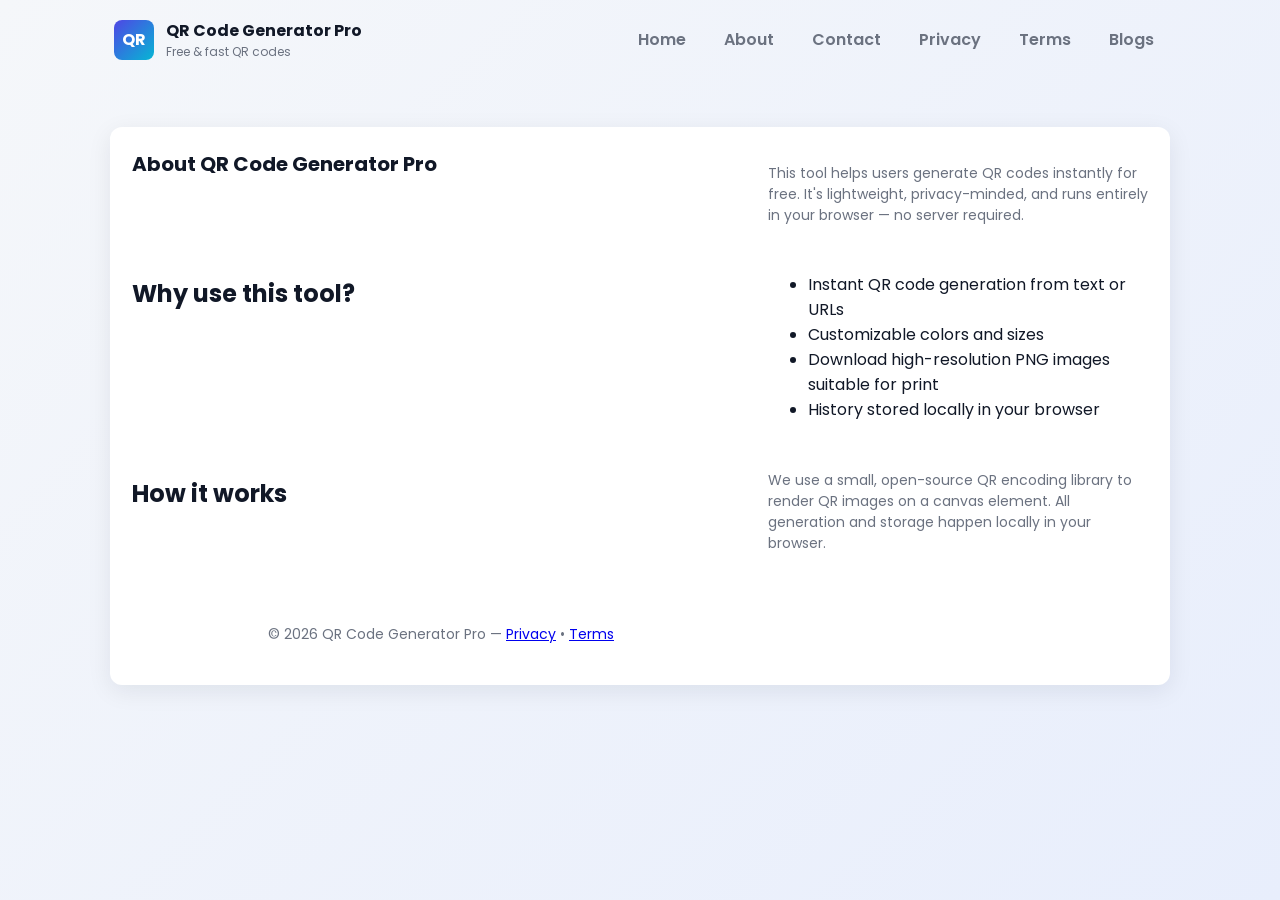
<file: qr-code-website/about.html>
<!doctype html>
<html lang="en">
<head>
  <meta charset="utf-8">
  <meta name="viewport" content="width=device-width,initial-scale=1">
  <title>About — QR Code Generator Pro</title>
  <meta name="description" content="About QR Code Generator Pro — free online QR code generator that creates high-resolution images for sharing and printing.">
  <link rel="stylesheet" href="style.css">
</head>
<body>
  <header>
    <div class="brand">
      <div class="logo">QR</div>
      <div>
        <div style="font-weight:700">QR Code Generator Pro</div>
        <div style="font-size:12px;color:var(--muted)">Free & fast QR codes</div>
      </div>
    </div>
    <nav class="nav" aria-label="Main Navigation">
      <a href="index.html">Home</a>
      <a href="about.html">About</a>
      <a href="contact.html">Contact</a>
      <a href="privacy-policy.html">Privacy</a>
      <a href="terms.html">Terms</a>
      <a href="blogs.html">Blogs</a>
    </nav>
  </header>

  <main class="container">
    <section class="card">
      <h1>About QR Code Generator Pro</h1>
      <p class="muted">This tool helps users generate QR codes instantly for free. It's lightweight, privacy-minded, and runs entirely in your browser — no server required.</p>

      <h2>Why use this tool?</h2>
      <ul>
        <li>Instant QR code generation from text or URLs</li>
        <li>Customizable colors and sizes</li>
        <li>Download high-resolution PNG images suitable for print</li>
        <li>History stored locally in your browser</li>
      </ul>

      <h2>How it works</h2>
      <p class="muted">We use a small, open-source QR encoding library to render QR images on a canvas element. All generation and storage happen locally in your browser.</p>

      <div class="footer">
        <div>© <span id="year-about"></span> QR Code Generator Pro — <a href="privacy-policy.html">Privacy</a> • <a href="terms.html">Terms</a></div>
      </div>
    </section>
  </main>
  <script>document.getElementById('year-about').textContent = new Date().getFullYear();</script>
</body>
</html>
</file>
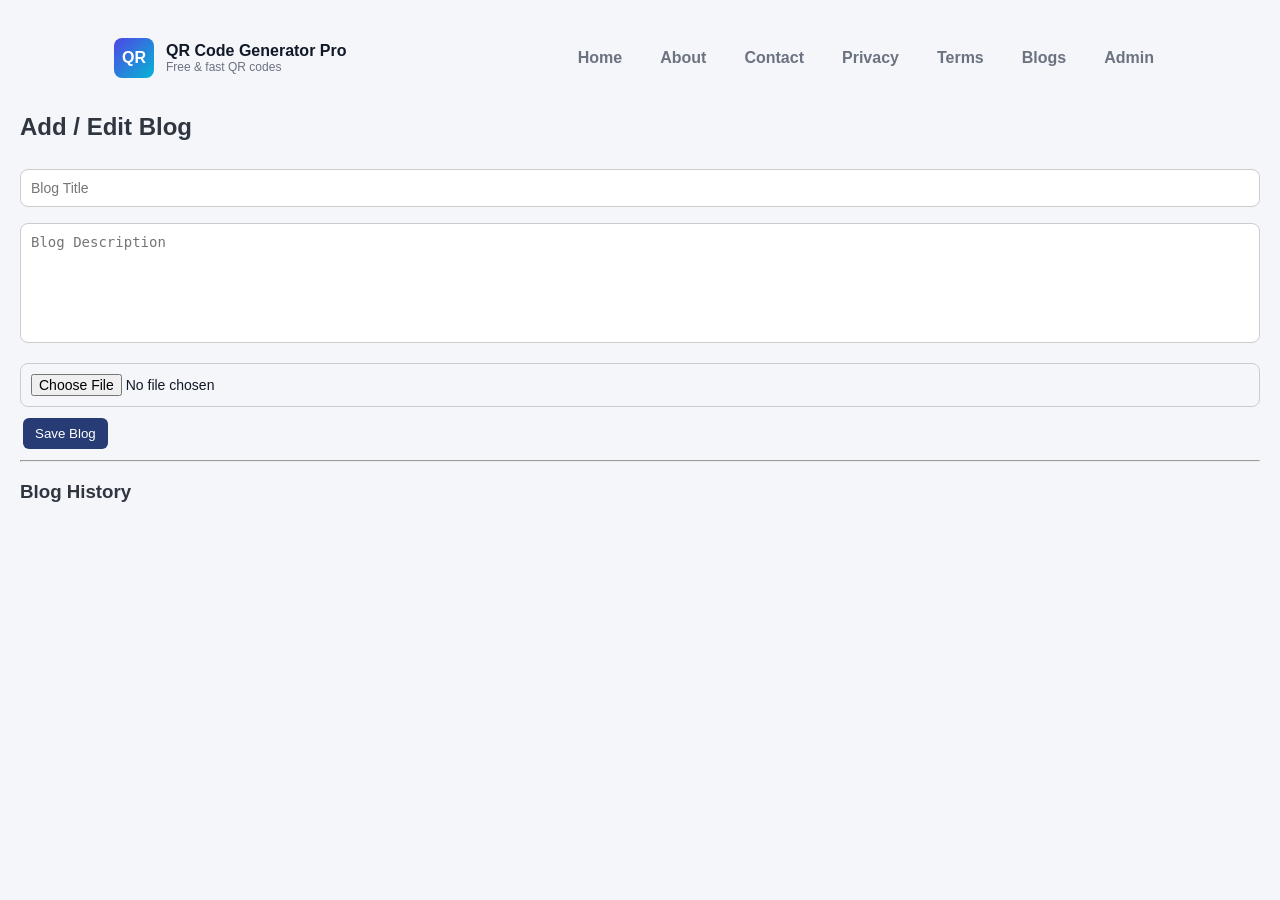
<file: qr-code-website/admin.html>
<!DOCTYPE html>
<html>
<head>
    <link rel="stylesheet" href="style.css">
<title>Admin Blog Panel</title>

<style>
body{
    font-family: Arial;
    background:#f5f6fa;
    margin:0;
    padding:20px;
}

h2,h3{
    color:#2f3640;
}

/* HEADER RESPONSIVE */
header{
    display:flex;
    justify-content:space-between;
    align-items:center;
    flex-wrap:wrap;
    gap:10px;
    padding-bottom:15px;
}

/* INPUTS */
input, textarea{
    width:100%;
    padding:10px;
    margin:8px 0;
    border:1px solid #ccc;
    border-radius:8px;
    font-size:14px;
    box-sizing:border-box;
}

textarea{
    height:120px;
    resize:none;
}

/* BUTTONS */
button{
    padding:8px 12px;
    background:#273c75;
    color:white;
    border:none;
    border-radius:6px;
    cursor:pointer;
    margin:3px;
}

button:hover{
    background:#192a56;
}

/* BLOG CARD */
.blog-card{
    background:white;
    padding:15px;
    margin:10px 0;
    border-radius:10px;
    box-shadow:0 2px 8px rgba(0,0,0,0.1);
    display:flex;
    gap:15px;
    align-items:flex-start;
}

/* IMAGE FIX */
.blog-card img{
    width:90px;
    height:90px;
    object-fit:cover;
    border-radius:10px;
    flex-shrink:0;
}

/* TEXT WRAP */
.blog-card h4{
    margin:0;
    word-break:break-word;
}

.blog-card small{
    display:block;
    margin-top:4px;
    color:#666;
}

/* MODAL */
.modal{
    display:none;
    position:fixed;
    top:0; left:0;
    width:100%;
    height:100%;
    background:rgba(0,0,0,0.6);
    justify-content:center;
    align-items:center;
    padding:10px;
}

.modal-content{
    background:white;
    padding:20px;
    border-radius:10px;
    width:100%;
    max-width:400px;
    max-height:90vh;
    overflow-y:auto;
}

.modal img{
    width:100%;
    border-radius:10px;
    margin-bottom:10px;
}

/* CLOSE */
.close{
    float:right;
    cursor:pointer;
    font-size:18px;
}

/* ======================
   RESPONSIVE FIXES
====================== */

/* TABLET */
@media(max-width:900px){
    .blog-card{
        flex-direction:row;
        align-items:flex-start;
    }
}

/* MOBILE */
@media(max-width:600px){

    body{
        padding:12px;
    }

    h2,h3{
        text-align:center;
    }

    .blog-card{
        flex-direction:column;
        align-items:stretch;
    }

    .blog-card img{
        width:100%;
        height:180px;
    }

    button{
        width:100%;
        margin:4px 0;
    }

    header{
        flex-direction:column;
        align-items:flex-start;
    }
}

/* SMALL MOBILE */
@media(max-width:380px){
    input, textarea{
        font-size:13px;
    }

    button{
        font-size:13px;
    }
}
</style>
</head>

<body>

<header>
    <div class="brand">
      <div class="logo">QR</div>
      <div>
        <div style="font-weight:700">QR Code Generator Pro</div>
        <div style="font-size:12px;color:#6b7280">Free & fast QR codes</div>
      </div>
    </div>

    <nav class="nav">
      <a href="index.html">Home</a>
      <a href="about.html">About</a>
      <a href="contact.html">Contact</a>
      <a href="privacy-policy.html">Privacy</a>
      <a href="terms.html">Terms</a>
      <a href="blogs.html">Blogs</a>
      <a href="admin.html">Admin</a>
    </nav>
</header>

<h2>Add / Edit Blog</h2>

<input id="title" placeholder="Blog Title" />
<textarea id="desc" placeholder="Blog Description"></textarea>
<input type="file" id="image" accept="image/*" />

<button onclick="addOrUpdateBlog()">Save Blog</button>

<hr>

<h3>Blog History</h3>
<div id="list"></div>

<!-- VIEW MODAL -->
<div class="modal" id="modal">
    <div class="modal-content">
        <span class="close" onclick="closeModal()">X</span>
        <img id="mimg" />
        <h3 id="mtitle"></h3>
        <p id="mdesc"></p>
        <small id="mdate"></small>
    </div>
</div>

<script>
let blogs = JSON.parse(localStorage.getItem("blogs")) || [];
let editIndex = -1;
let tempImage = "";

function render() {
    let html = "";

    blogs.forEach((b, i) => {
        html += `
        <div class="blog-card">
            <img src="${b.image}" />
            <div>
                <h4>${b.title}</h4>
                <small>${b.date}</small>
                <br>

                <button onclick="viewBlog(${i})">View</button>
                <button onclick="editBlog(${i})">Edit</button>
                <button onclick="deleteBlog(${i})">Delete</button>
            </div>
        </div>`;
    });

    document.getElementById("list").innerHTML = html;
}

/* JS SAME (NO CHANGE) */
function addOrUpdateBlog(){
    let title=document.getElementById("title").value;
    let desc=document.getElementById("desc").value;
    let file=document.getElementById("image").files[0];

    if(editIndex===-1 && !file){
        alert("Image required");
        return;
    }

    if(file){
        let reader=new FileReader();
        reader.onload=function(e){
            saveBlog(title,desc,e.target.result);
        };
        reader.readAsDataURL(file);
    }else{
        saveBlog(title,desc,tempImage);
    }
}

function saveBlog(title,desc,image){
    let data={
        id:Date.now(),
        title,
        desc,
        image,
        date:new Date().toISOString().split('T')[0]
    };

    if(editIndex===-1){
        blogs.push(data);
    }else{
        data.id=blogs[editIndex].id;
        data.date=blogs[editIndex].date;
        blogs[editIndex]=data;
        editIndex=-1;
    }

    localStorage.setItem("blogs",JSON.stringify(blogs));
    clearForm();
    render();
}

function editBlog(i){
    editIndex=i;
    document.getElementById("title").value=blogs[i].title;
    document.getElementById("desc").value=blogs[i].desc;
    tempImage=blogs[i].image;
}

function deleteBlog(i){
    blogs.splice(i,1);
    localStorage.setItem("blogs",JSON.stringify(blogs));
    render();
}

function viewBlog(i){
    document.getElementById("mimg").src=blogs[i].image;
    document.getElementById("mtitle").innerText=blogs[i].title;
    document.getElementById("mdesc").innerText=blogs[i].desc;
    document.getElementById("mdate").innerText=blogs[i].date;
    document.getElementById("modal").style.display="flex";
}

function closeModal(){
    document.getElementById("modal").style.display="none";
}

function clearForm(){
    document.getElementById("title").value="";
    document.getElementById("desc").value="";
    document.getElementById("image").value="";
}

render();
</script>

</body>
</html>
</file>
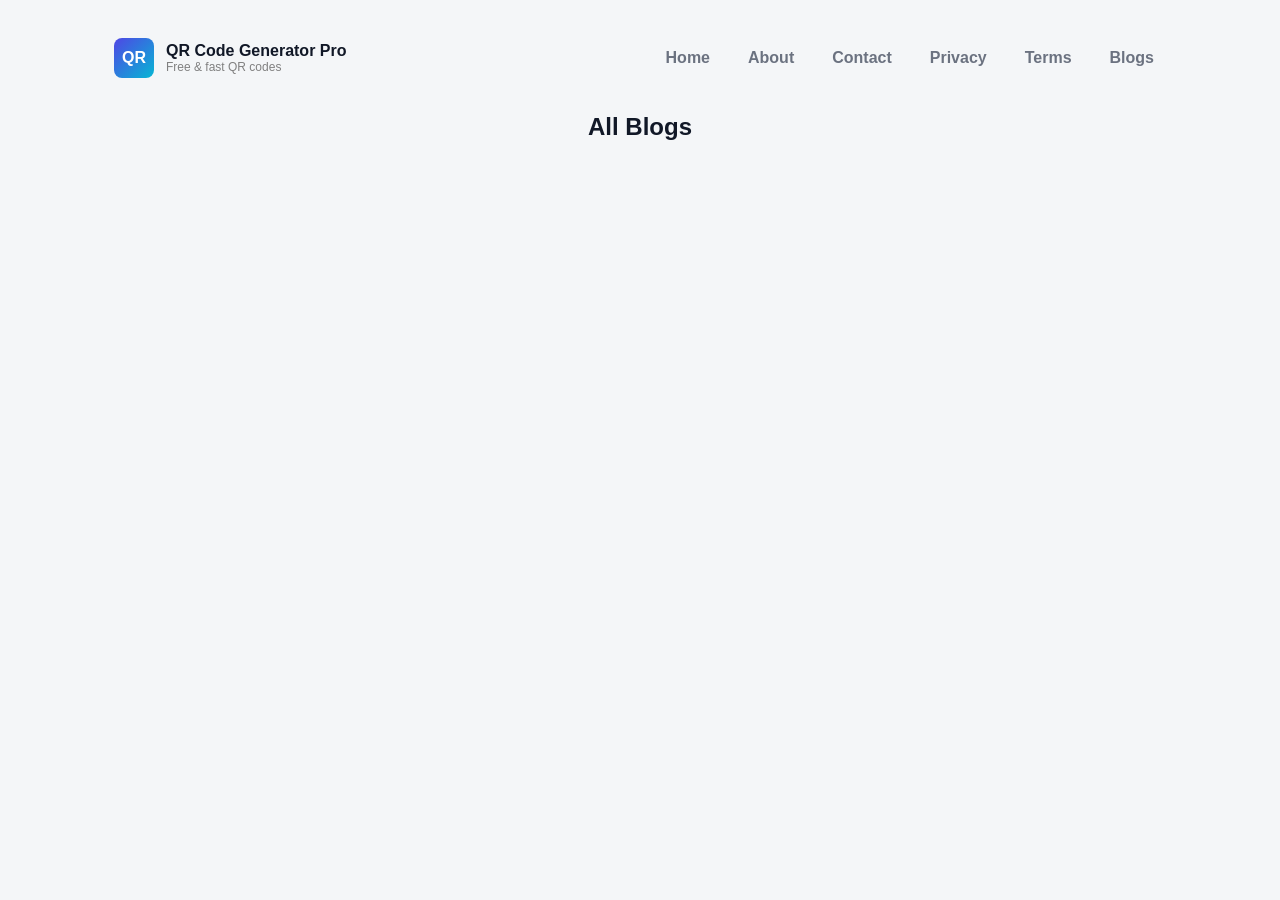
<file: qr-code-website/blogs.html>
<!DOCTYPE html>
<html>
<head>
  <link rel="stylesheet" href="style.css">
<title>All Blogs</title>

<style>
body{
    font-family: Arial;
    background:#f4f6f8;
    margin:0;
    padding:20px;
}

/* HEADER FIX */
header{
    display:flex;
    justify-content:space-between;
    align-items:center;
    flex-wrap:wrap;
    gap:10px;
    padding-bottom:15px;
}

h2{
    text-align:center;
    margin-bottom:20px;
}

/* ADS TOP AREA */
.top-ad{
    margin:10px 0 20px;
    text-align:center;
}

/* GRID */
.blog-container{
    display:grid;
    grid-template-columns:repeat(4, 1fr);
    gap:15px;
}

/* TABLET */
@media(max-width:1000px){
    .blog-container{
        grid-template-columns:repeat(2, 1fr);
    }
}

/* MOBILE */
@media(max-width:600px){
    .blog-container{
        grid-template-columns:repeat(1, 1fr);
    }

    header{
        flex-direction:column;
        align-items:flex-start;
    }

    .nav{
        display:flex;
        flex-wrap:wrap;
        gap:8px;
    }

    .nav a{
        font-size:14px;
        padding:6px 10px;
    }
}

/* CARD */
.blog-card{
    background:white;
    border-radius:12px;
    overflow:hidden;
    box-shadow:0 2px 10px rgba(0,0,0,0.08);
    display:flex;
    flex-direction:column;
}

/* IMAGE FIX */
.blog-card img{
    width:100%;
    height:160px;
    object-fit:cover;
    display:block;
}

/* CONTENT */
.blog-content{
    padding:12px;
    display:flex;
    flex-direction:column;
    flex:1;
}

.blog-content h3{
    margin:0 0 8px;
    font-size:16px;
}

.blog-content p{
    font-size:13px;
    color:#555;
    flex:1;
    line-height:1.4em;
    word-break:break-word;
}

/* BUTTON */
button{
    margin-top:10px;
    padding:8px 12px;
    border:none;
    background:#273c75;
    color:white;
    border-radius:6px;
    cursor:pointer;
    width:100%;
}

button:hover{
    background:#192a56;
}

/* MODAL */
.modal{
    display:none;
    position:fixed;
    top:0;
    left:0;
    width:100%;
    height:100%;
    background:rgba(0,0,0,0.6);
    justify-content:center;
    align-items:center;
    padding:10px;
}

.modal-content{
    background:white;
    width:100%;
    max-width:500px;
    border-radius:10px;
    padding:15px;
    max-height:90vh;
    overflow-y:auto;
}

/* AD inside modal */
.modal-ad{
    margin:10px 0;
    text-align:center;
}

/* IMAGE */
.modal img{
    width:100%;
    height:220px;
    object-fit:cover;
    border-radius:10px;
    margin-bottom:10px;
}

/* SMALL MOBILE */
@media(max-width:380px){
    body{
        padding:12px;
    }

    .blog-content h3{
        font-size:15px;
    }

    .blog-content p{
        font-size:12px;
    }

    button{
        font-size:13px;
    }
}
</style>
</head>

<body>

<header>
  <div class="brand">
    <div class="logo">QR</div>
    <div>
      <div style="font-weight:700">QR Code Generator Pro</div>
      <div style="font-size:12px;color:gray">Free & fast QR codes</div>
    </div>
  </div>

  <nav class="nav">
    <a href="index.html">Home</a>
    <a href="about.html">About</a>
    <a href="contact.html">Contact</a>
    <a href="privacy-policy.html">Privacy</a>
    <a href="terms.html">Terms</a>
    <a href="blogs.html">Blogs</a>
  </nav>
</header>

<!-- TOP AD -->
<div class="top-ad">
<script src="https://pl29696361.effectivecpmnetwork.com/c4/2f/05/c42f0598c2771964e382e0fb02f8b46b.js"></script>
</div>

<h2>All Blogs</h2>

<!-- NATIVE AD -->
<div style="margin:10px 0;">
<script async="async" data-cfasync="false" src="https://pl29696364.effectivecpmnetwork.com/4e328253a6a061fbe6dec5380ecff872/invoke.js"></script>
<div id="container-4e328253a6a061fbe6dec5380ecff872"></div>
</div>

<div class="blog-container" id="blogs"></div>

<!-- MODAL -->
<div class="modal" id="modal">
    <div class="modal-content">

        <span class="close" onclick="closeModal()">X</span>

        <img id="mimg" />
        <h3 id="mtitle"></h3>
        <p id="mdesc"></p>
        <small id="mdate"></small>

        <!-- AD INSIDE MODAL -->
        <div class="modal-ad">
            <script src="https://pl29696363.effectivecpmnetwork.com/af/94/15/af941572654df300dd5c9837a4184419.js"></script>
        </div>

        <!-- 160x600 -->
        <div class="modal-ad">
            <script>
              atOptions = {
                'key' : '025e4245268908861c50b887a5882a5c',
                'format' : 'iframe',
                'height' : 600,
                'width' : 160,
                'params' : {}
              };
            </script>
            <script src="https://www.highperformanceformat.com/025e4245268908861c50b887a5882a5c/invoke.js"></script>
        </div>

    </div>
</div>

<script>
let blogs = JSON.parse(localStorage.getItem("blogs")) || [];

function render() {
    let html = "";

    blogs.forEach((b, i) => {
        html += `
        <div class="blog-card">
            <img src="${b.image}" />
            <div class="blog-content">
                <h3>${b.title}</h3>
                <p>${b.desc.substring(0, 70)}...</p>
                <button onclick="openBlog(${i})">Read More</button>
            </div>
        </div>`;
    });

    document.getElementById("blogs").innerHTML = html;
}

function openBlog(i) {
    document.getElementById("mimg").src = blogs[i].image;
    document.getElementById("mtitle").innerText = blogs[i].title;
    document.getElementById("mdesc").innerText = blogs[i].desc;
    document.getElementById("mdate").innerText = blogs[i].date;

    document.getElementById("modal").style.display = "flex";
}

function closeModal() {
    document.getElementById("modal").style.display = "none";
}

render();
</script>

</body>
</html>
</file>
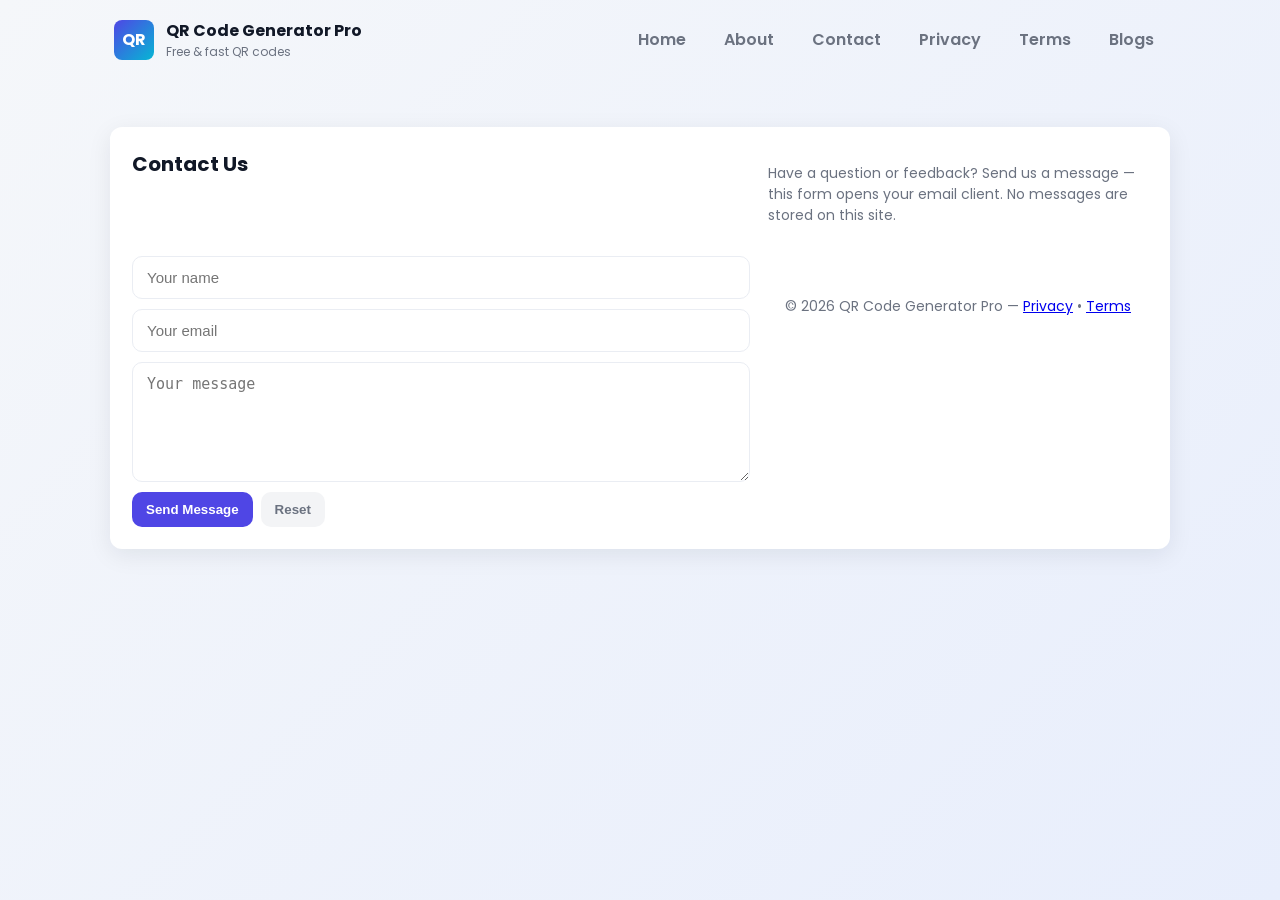
<file: qr-code-website/contact.html>
<!doctype html>
<html lang="en">
<head>
  <meta charset="utf-8">
  <meta name="viewport" content="width=device-width,initial-scale=1">
  <title>Contact — QR Code Generator Pro</title>
  <meta name="description" content="Contact QR Code Generator Pro for feedback or support.">
  <link rel="stylesheet" href="style.css">
</head>
<body>
  <header>
    <div class="brand">
      <div class="logo">QR</div>
      <div>
        <div style="font-weight:700">QR Code Generator Pro</div>
        <div style="font-size:12px;color:var(--muted)">Free & fast QR codes</div>
      </div>
    </div>
    <nav class="nav" aria-label="Main Navigation">
      <a href="index.html">Home</a>
      <a href="about.html">About</a>
      <a href="contact.html">Contact</a>
      <a href="privacy-policy.html">Privacy</a>
      <a href="terms.html">Terms</a>
      <a href="blogs.html">Blogs</a>
    </nav>
  </header>

  <main class="container">
    <section class="card">
      <h1>Contact Us</h1>
      <p class="muted">Have a question or feedback? Send us a message — this form opens your email client. No messages are stored on this site.</p>

      <form id="contact-form" action="#" onsubmit="return submitForm(event)">
        <div style="display:flex;flex-direction:column;gap:10px">
          <input id="name" class="input" placeholder="Your name" required>
          <input id="email" class="input" placeholder="Your email" type="email" required>
          <textarea id="message" class="input" placeholder="Your message" style="min-height:120px;resize:vertical" required></textarea>
          <div style="display:flex;gap:8px">
            <button class="btn" type="submit">Send Message</button>
            <button class="btn ghost" type="reset">Reset</button>
          </div>
        </div>
      </form>

      <div class="footer">
        <div>© <span id="year-contact"></span> QR Code Generator Pro — <a href="privacy-policy.html">Privacy</a> • <a href="terms.html">Terms</a></div>
      </div>
    </section>
  </main>

  <script>
    document.getElementById('year-contact').textContent = new Date().getFullYear();
    function submitForm(e){
      e.preventDefault();
      const name = document.getElementById('name').value.trim();
      const email = document.getElementById('email').value.trim();
      const message = document.getElementById('message').value.trim();
      if(!name || !email || !message) return alert('Please complete all fields.');
      // Since there's no backend, open mail client via mailto
      const subject = encodeURIComponent('Contact from QR Code Generator Pro');
      const body = encodeURIComponent(`Name: ${name}\nEmail: ${email}\n\n${message}`);
      window.location.href = `mailto:contact@example.com?subject=${subject}&body=${body}`;
      return false;
    }
  </script>
</body>
</html>
</file>
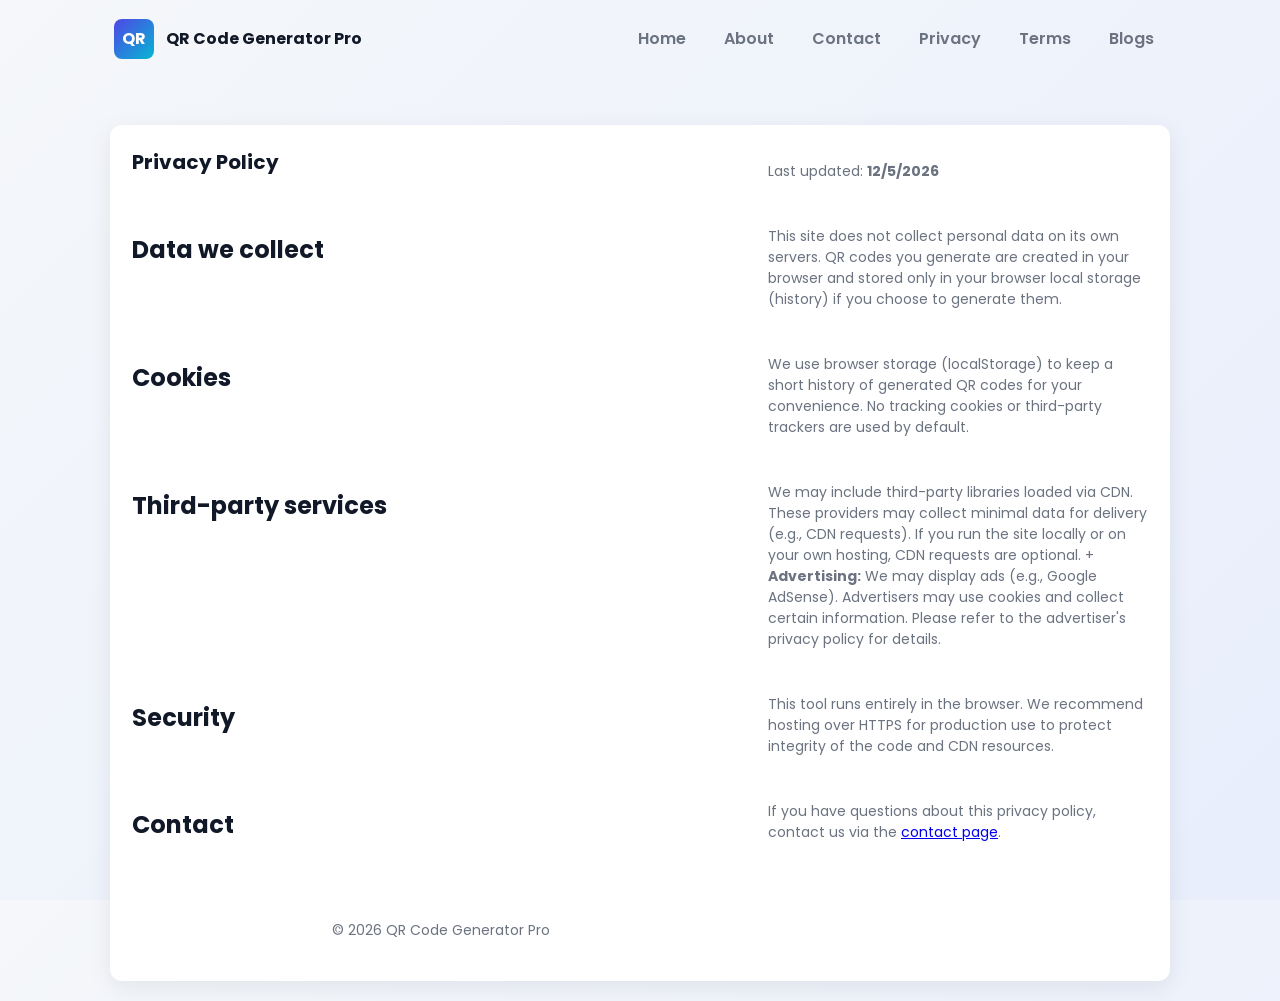
<file: qr-code-website/privacy-policy.html>
<!doctype html>
<html lang="en">
<head>
  <meta charset="utf-8">
  <meta name="viewport" content="width=device-width,initial-scale=1">
  <title>Privacy Policy — QR Code Generator Pro</title>
  <meta name="description" content="Privacy policy for QR Code Generator Pro. We prioritize user privacy and do not collect personal data.">
  <link rel="stylesheet" href="style.css">
</head>
<body>
  <header>
    <div class="brand">
      <div class="logo">QR</div>
      <div>
        <div style="font-weight:700">QR Code Generator Pro</div>
      </div>
    </div>
    <nav class="nav" aria-label="Main Navigation">
      <a href="index.html">Home</a>
      <a href="about.html">About</a>
      <a href="contact.html">Contact</a>
      <a href="privacy-policy.html">Privacy</a>
      <a href="terms.html">Terms</a>
      <a href="blogs.html">Blogs</a>
    </nav>
  </header>

  <main class="container">
    <section class="card">
      <h1>Privacy Policy</h1>
      <p class="muted">Last updated: <strong id="pp-date"></strong></p>

      <h2>Data we collect</h2>
      <p class="muted">This site does not collect personal data on its own servers. QR codes you generate are created in your browser and stored only in your browser local storage (history) if you choose to generate them.</p>

      <h2>Cookies</h2>
      <p class="muted">We use browser storage (localStorage) to keep a short history of generated QR codes for your convenience. No tracking cookies or third-party trackers are used by default.</p>

      <h2>Third-party services</h2>
      <p class="muted">We may include third-party libraries loaded via CDN. These providers may collect minimal data for delivery (e.g., CDN requests). If you run the site locally or on your own hosting, CDN requests are optional.
+      <br><strong>Advertising:</strong> We may display ads (e.g., Google AdSense). Advertisers may use cookies and collect certain information. Please refer to the advertiser's privacy policy for details.</p>

      <h2>Security</h2>
      <p class="muted">This tool runs entirely in the browser. We recommend hosting over HTTPS for production use to protect integrity of the code and CDN resources.</p>

      <h2>Contact</h2>
      <p class="muted">If you have questions about this privacy policy, contact us via the <a href="contact.html">contact page</a>.</p>

      <div class="footer">
        <div>© <span id="year-pp"></span> QR Code Generator Pro</div>
      </div>
    </section>
  </main>
  <script>document.getElementById('pp-date').textContent = new Date().toLocaleDateString(); document.getElementById('year-pp').textContent = new Date().getFullYear();</script>
</body>
</html>
</file>
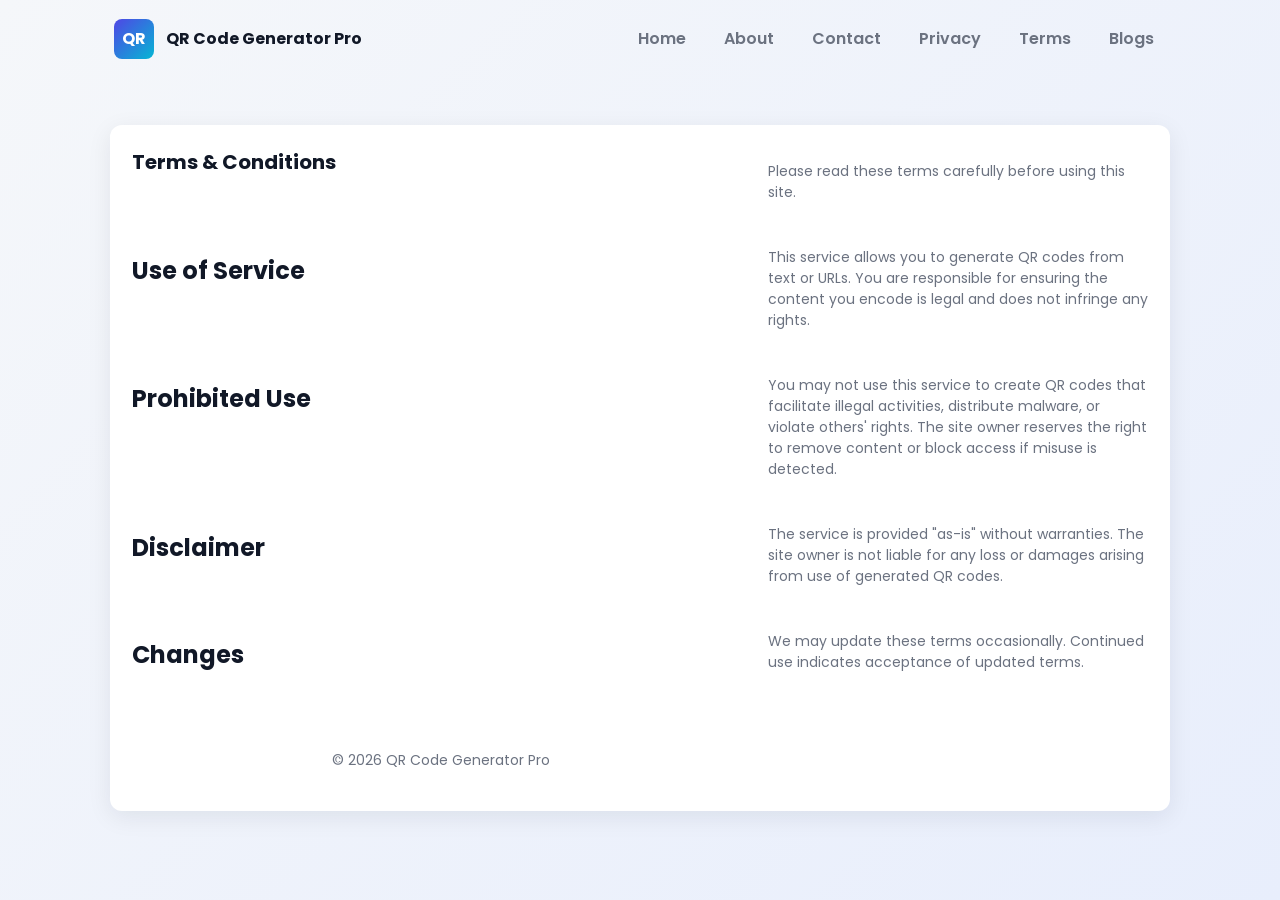
<file: qr-code-website/terms.html>
<!doctype html>
<html lang="en">
<head>
  <meta charset="utf-8">
  <meta name="viewport" content="width=device-width,initial-scale=1">
  <title>Terms & Conditions — QR Code Generator Pro</title>
  <meta name="description" content="Terms and conditions for QR Code Generator Pro.">
  <link rel="stylesheet" href="style.css">
</head>
<body>
  <header>
    <div class="brand">
      <div class="logo">QR</div>
      <div>
        <div style="font-weight:700">QR Code Generator Pro</div>
      </div>
    </div>
    <nav class="nav" aria-label="Main Navigation">
      <a href="index.html">Home</a>
      <a href="about.html">About</a>
      <a href="contact.html">Contact</a>
      <a href="privacy-policy.html">Privacy</a>
      <a href="terms.html">Terms</a>
      <a href="blogs.html">Blogs</a>
    </nav>
  </header>

  <main class="container">
    <section class="card">
      <h1>Terms & Conditions</h1>
      <p class="muted">Please read these terms carefully before using this site.</p>

      <h2>Use of Service</h2>
      <p class="muted">This service allows you to generate QR codes from text or URLs. You are responsible for ensuring the content you encode is legal and does not infringe any rights.</p>

      <h2>Prohibited Use</h2>
      <p class="muted">You may not use this service to create QR codes that facilitate illegal activities, distribute malware, or violate others' rights. The site owner reserves the right to remove content or block access if misuse is detected.</p>

      <h2>Disclaimer</h2>
      <p class="muted">The service is provided "as-is" without warranties. The site owner is not liable for any loss or damages arising from use of generated QR codes.</p>

      <h2>Changes</h2>
      <p class="muted">We may update these terms occasionally. Continued use indicates acceptance of updated terms.</p>

      <div class="footer">
        <div>© <span id="year-terms"></span> QR Code Generator Pro</div>
      </div>
    </section>
  </main>
  <script>document.getElementById('year-terms').textContent = new Date().getFullYear();</script>
</body>
</html>
</file>
<file: qr-code-website/style.css>
/* QR Code Generator Pro - style.css */
@import url('https://fonts.googleapis.com/css2?family=Poppins:wght@300;400;600;700&display=swap');

:root{
  --bg1: #f5f7fa;
  --bg2: #e8eefc;
  --card-bg: #ffffff;
  --primary: #4f46e5;
  --muted: #6b7280;
  --radius: 12px;
}

*{
  box-sizing:border-box;
  -webkit-tap-highlight-color: transparent;
}

html,body{
  height:100%;
  margin:0;
  font-family:Poppins,system-ui,Segoe UI,Roboto,Arial,sans-serif;
  color:#111827;
}

body{
  background:linear-gradient(135deg,var(--bg1),var(--bg2));
  -webkit-font-smoothing:antialiased;
  overflow-x:hidden;
}

/* HEADER */
header{
  display:flex;
  align-items:center;
  justify-content:space-between;
  padding:18px 24px;
  max-width:1100px;
  margin:0 auto;
  flex-wrap:wrap;
  gap:10px;
}

.brand{
  display:flex;
  align-items:center;
  gap:12px;
  min-width:200px;
}

.brand .logo{
  width:40px;
  height:40px;
  border-radius:8px;
  background:linear-gradient(135deg,var(--primary),#06b6d4);
  display:flex;
  align-items:center;
  justify-content:center;
  color:white;
  font-weight:700;
}

/* NAV */
.nav{
  display:flex;
  gap:14px;
  flex-wrap:wrap;
}

.nav a{
  color:var(--muted);
  text-decoration:none;
  font-weight:600;
  padding:8px 12px;
  border-radius:8px;
  white-space:nowrap;
}

.nav a:hover{
  background:rgba(75,85,99,0.06);
  color:var(--primary);
}

/* CONTAINER */
.container{
  max-width:1100px;
  margin:28px auto;
  padding:20px;
}

/* CARD */
.card{
  background:var(--card-bg);
  border-radius:var(--radius);
  box-shadow:0 6px 24px rgba(15,23,42,0.08);
  padding:22px;
  display:grid;
  grid-template-columns:1fr 380px;
  gap:18px;
  align-items:start;
}

/* TEXT */
.card h1{
  margin:0 0 8px;
  font-size:20px;
}

.muted{
  color:var(--muted);
  font-size:14px;
  margin-bottom:12px;
}

/* INPUT */
.form-row{
  display:flex;
  gap:8px;
  align-items:center;
  flex-wrap:wrap;
}

.input{
  flex:1;
  padding:12px 14px;
  border-radius:10px;
  border:1px solid #eaedf3;
  font-size:15px;
  min-width:0;
}

/* BUTTONS */
.controls{
  display:flex;
  gap:8px;
  margin-top:12px;
  flex-wrap:wrap;
}

.btn{
  background:var(--primary);
  color:white;
  padding:10px 14px;
  border-radius:10px;
  border:0;
  cursor:pointer;
  font-weight:600;
  transition:0.2s;
}

.btn:active{
  transform:scale(0.98);
}

.btn.secondary{
  background:transparent;
  color:var(--primary);
  border:1px solid rgba(79,70,229,0.12);
}

.btn.ghost{
  background:#f3f4f6;
  color:var(--muted);
}

.small{
  padding:8px 10px;
  font-size:14px;
}

/* OPTIONS */
.options{
  display:flex;
  gap:10px;
  align-items:center;
  margin-top:12px;
  flex-wrap:wrap;
}

.option{
  display:flex;
  flex-direction:column;
  font-size:13px;
}

.color-input{
  width:44px;
  height:36px;
  border-radius:8px;
  border:1px solid #e6edf3;
  padding:4px;
}

.size-select{
  padding:8px;
  border-radius:8px;
  border:1px solid #eaedf3;
}

/* PREVIEW */
.preview{
  display:flex;
  flex-direction:column;
  align-items:center;
  gap:12px;
  padding:14px;
  border-radius:10px;
  background:linear-gradient(180deg,#fbfdff,#ffffff);
  border:1px dashed #eef2ff;
  width:100%;
  overflow:hidden;
}

.qr-canvas{
  background:white;
  padding:8px;
  border-radius:8px;
  max-width:100%;
}

/* HISTORY */
.history{
  margin-top:14px;
}

.history-list{
  display:flex;
  flex-direction:column;
  gap:8px;
  max-height:220px;
  overflow:auto;
  padding-right:6px;
}

.history-item{
  display:flex;
  align-items:center;
  gap:10px;
  padding:8px;
  border-radius:8px;
  background:#fbfbfb;
  cursor:pointer;
  border:1px solid #f1f5f9;
}

.history-item img{
  width:54px;
  height:54px;
  border-radius:6px;
  object-fit:cover;
}

/* FOOTER */
.footer{
  margin-top:22px;
  padding:18px 10px;
  text-align:center;
  color:var(--muted);
  font-size:14px;
}

/* =========================
   RESPONSIVE IMPROVEMENTS
========================= */

/* Tablet */
@media(max-width:980px){
  .card{
    grid-template-columns:1fr;
  }

  .container{
    padding:15px;
  }

  header{
    padding:14px 18px;
  }
}

/* Mobile */
@media(max-width:600px){
  header{
    flex-direction:column;
    align-items:flex-start;
  }

  .nav{
    width:100%;
    gap:8px;
  }

  .nav a{
    padding:6px 10px;
    font-size:14px;
  }

  .card{
    padding:16px;
  }

  .input{
    width:100%;
  }

  .btn{
    width:100%;
  }

  .controls{
    flex-direction:column;
  }
}

/* Small Mobile */
@media(max-width:380px){
  .brand .logo{
    width:36px;
    height:36px;
  }

  .card h1{
    font-size:18px;
  }

  .history-item img{
    width:45px;
    height:45px;
  }
}
</file>
